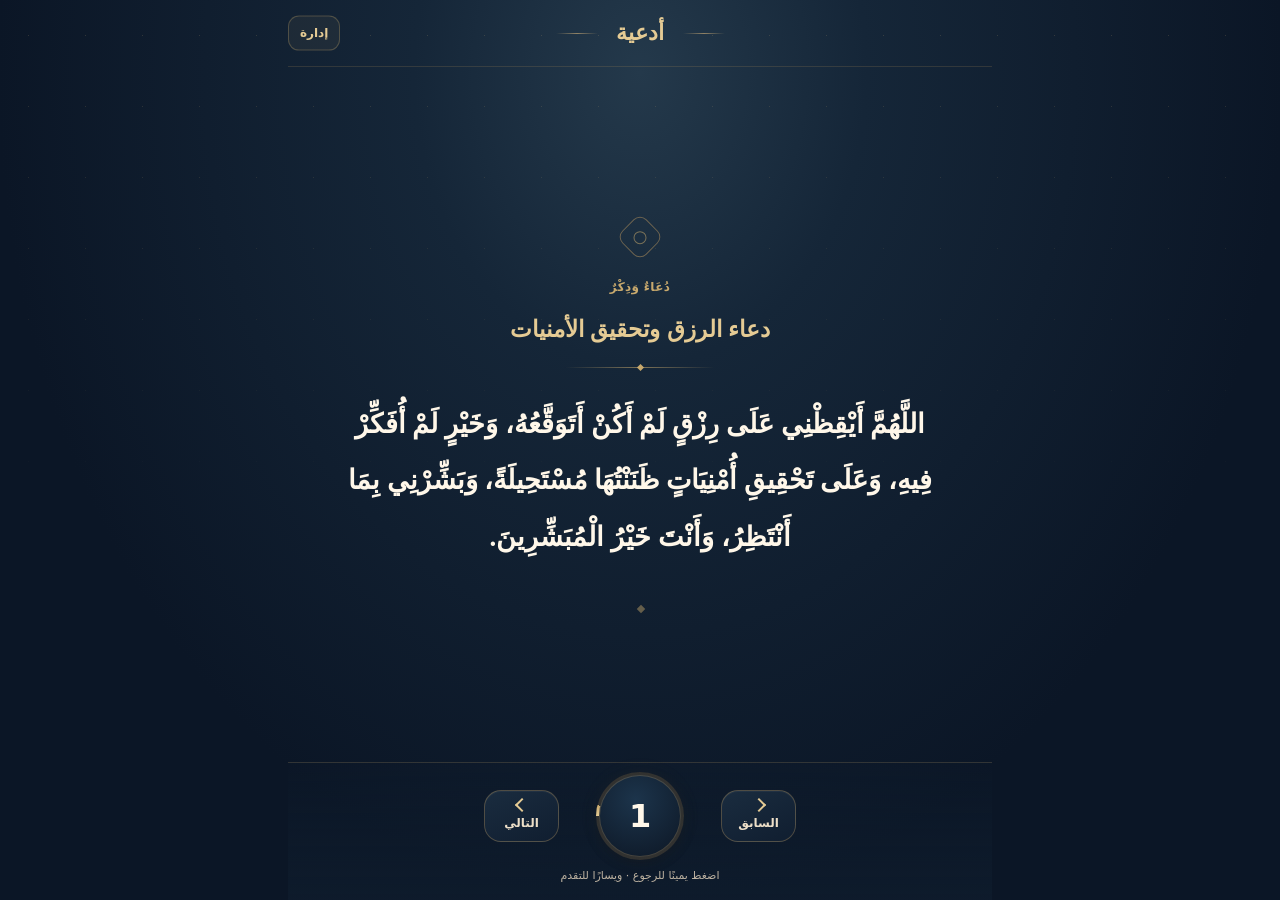
<file: index.html>
<!doctype html>
<html lang="ar" dir="rtl">
<head>
 <meta charset="utf-8"><meta name="viewport" content="width=device-width,initial-scale=1,viewport-fit=cover">
 <meta name="theme-color" content="#0b1626"><meta name="robots" content="noindex,nofollow,noarchive">
 <meta http-equiv="Content-Security-Policy" content="default-src 'self'; script-src 'self'; style-src 'self'; connect-src 'self'; img-src 'self' data:; object-src 'none'; base-uri 'self'; form-action 'none'">
 <meta name="apple-mobile-web-app-capable" content="yes"><meta name="apple-mobile-web-app-status-bar-style" content="black-translucent">
 <meta name="apple-mobile-web-app-title" content="أدعية"><meta name="description" content="أدعية وأذكار بتصميم أنيق وقراءة مريحة">
 <link rel="manifest" href="./manifest.webmanifest"><link rel="apple-touch-icon" href="./icon-192.png"><link rel="icon" href="./icon-192.png" type="image/png">
 <link rel="stylesheet" href="./style.css"><link rel="stylesheet" href="./reader-extra.css">
 <title>أدعية</title>
</head>
<body>
 <div class="ambient" aria-hidden="true"></div>
 <div class="app">
  <header class="top" aria-label="عنوان التطبيق">
   <span class="top-rule" aria-hidden="true"></span><span class="brand">أدعية</span><span class="top-rule" aria-hidden="true"></span>
   <a href="./dashboard.html" class="manage-link" aria-label="إدارة الأدعية">إدارة</a>
  </header>
  <main id="touchSurface" class="touch-surface" role="region" tabindex="0" aria-label="للسابق اضغط يمين الشاشة، وللتالي اضغط يسارها">
   <article class="dua-card" aria-live="polite">
    <div class="medallion" aria-hidden="true"><span></span></div><p class="eyebrow">دُعَاءٌ وَذِكْرٌ</p>
    <h1 id="duaTitle" class="dua-title">أدعية</h1><div class="rule" aria-hidden="true"><span></span></div>
    <p id="duaText" class="dua-text">جارٍ تحميل الأدعية…</p><p id="duaSource" class="dua-source"></p>
    <div class="end-flower" aria-hidden="true"><span></span></div>
   </article>
  </main>
  <footer class="footer" aria-label="التنقل بين الأدعية">
   <div class="footer-navigation">
    <button type="button" id="prevBtn" class="nav-control" aria-label="الدعاء السابق" disabled><span class="nav-arrow arrow-right" aria-hidden="true"></span><span>السابق</span></button>
    <div id="progressRing" class="progress-ring" role="progressbar" aria-label="التقدم في قراءة الأدعية" aria-valuemin="1" aria-valuemax="1" aria-valuenow="1"><div class="progress-inner"><span id="pageNumber" class="progress-number">1</span></div></div>
    <button type="button" id="nextBtn" class="nav-control" aria-label="الدعاء التالي" disabled><span class="nav-arrow arrow-left" aria-hidden="true"></span><span>التالي</span></button>
   </div>
   <p class="instruction">اضغط يمينًا للرجوع · ويسارًا للتقدم</p>
   <span id="counter" class="sr-only" aria-live="polite"></span>
  </footer>
 </div>
 <script src="./store.js"></script><script src="./app.js"></script>
</body>
</html>
</file>
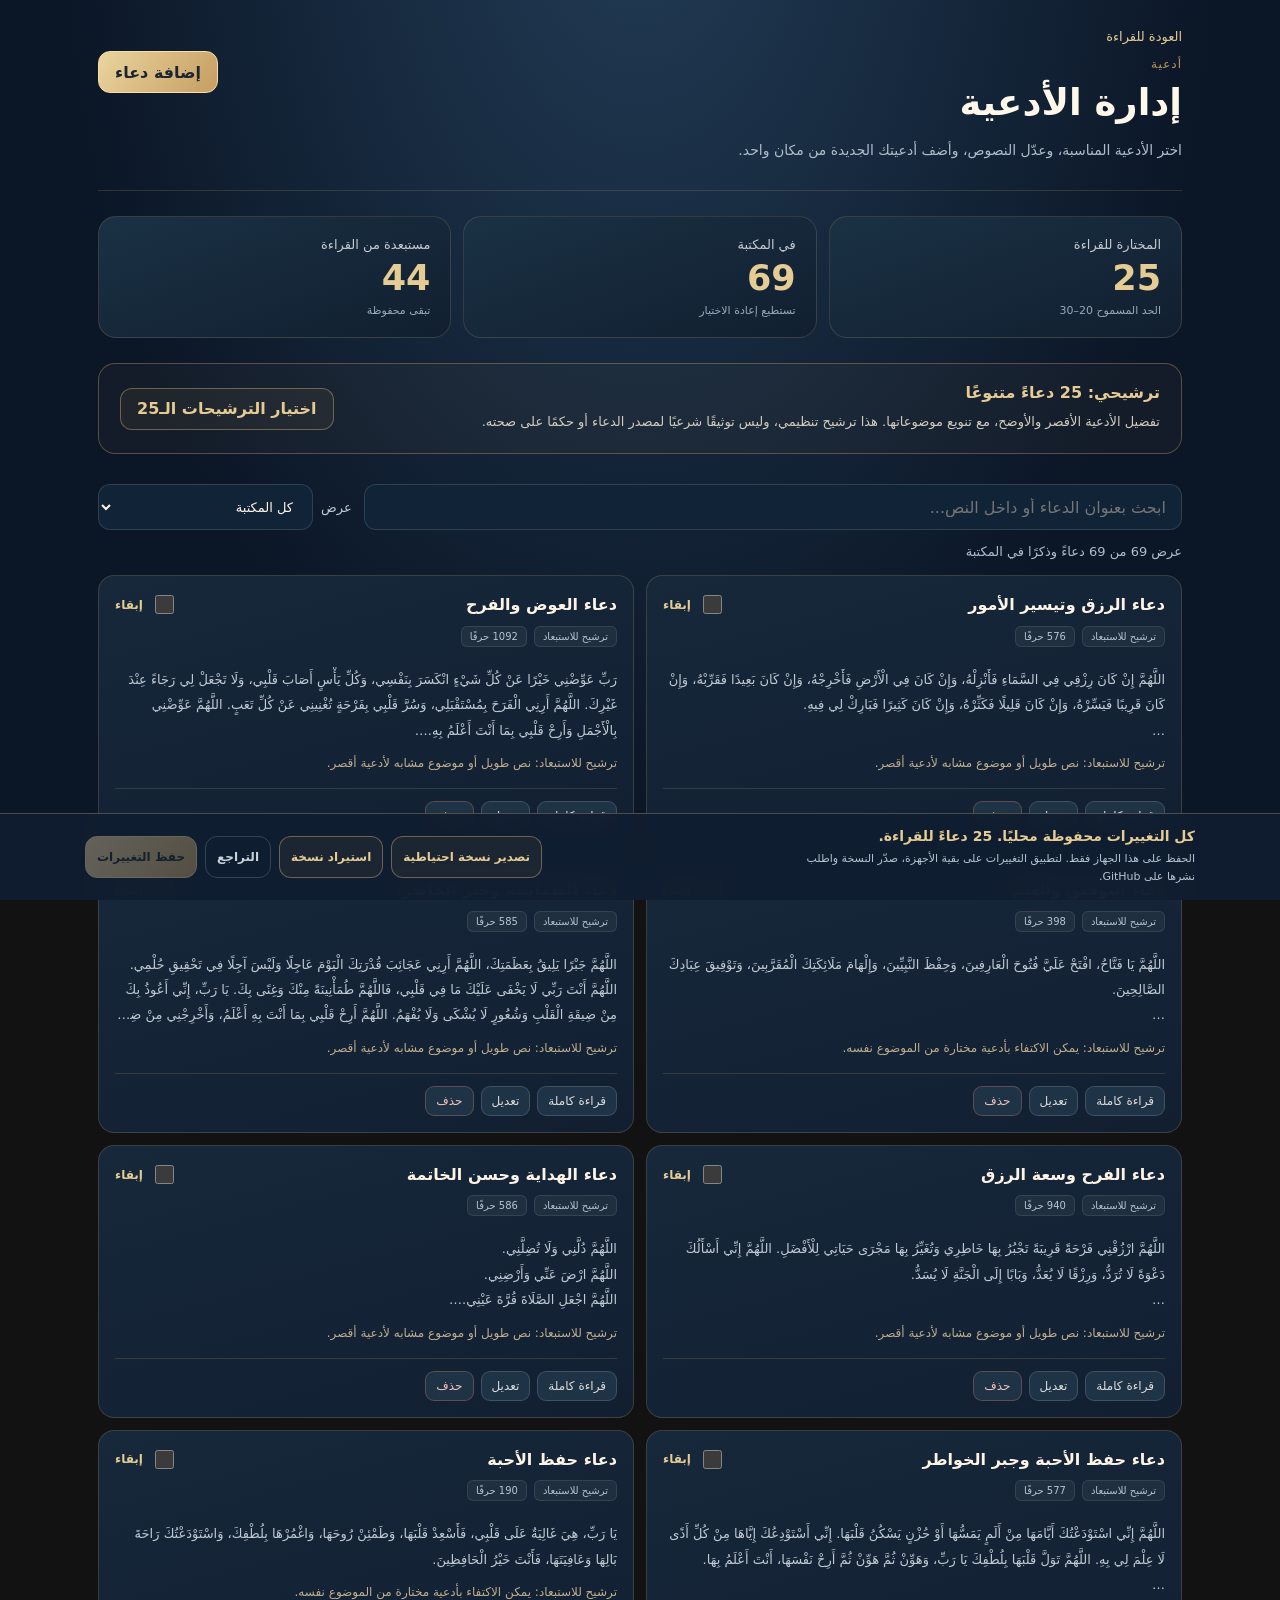
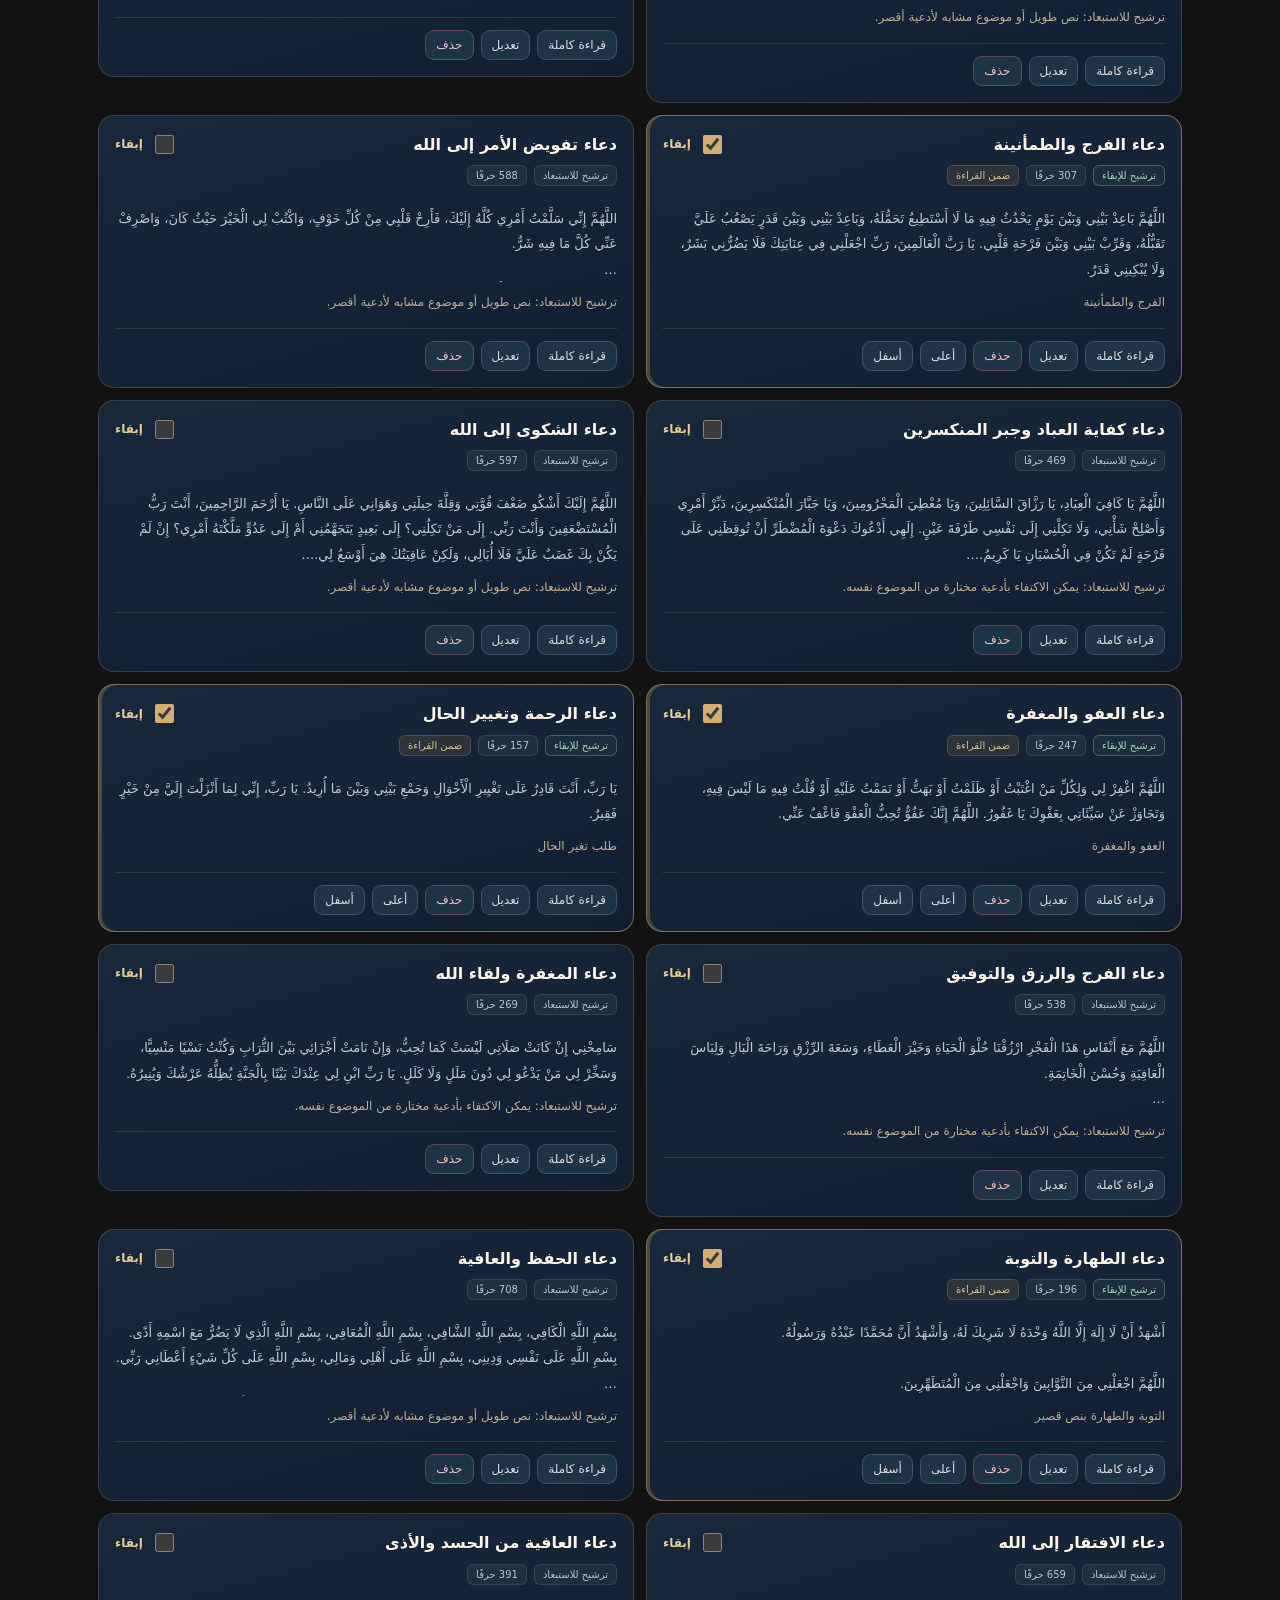
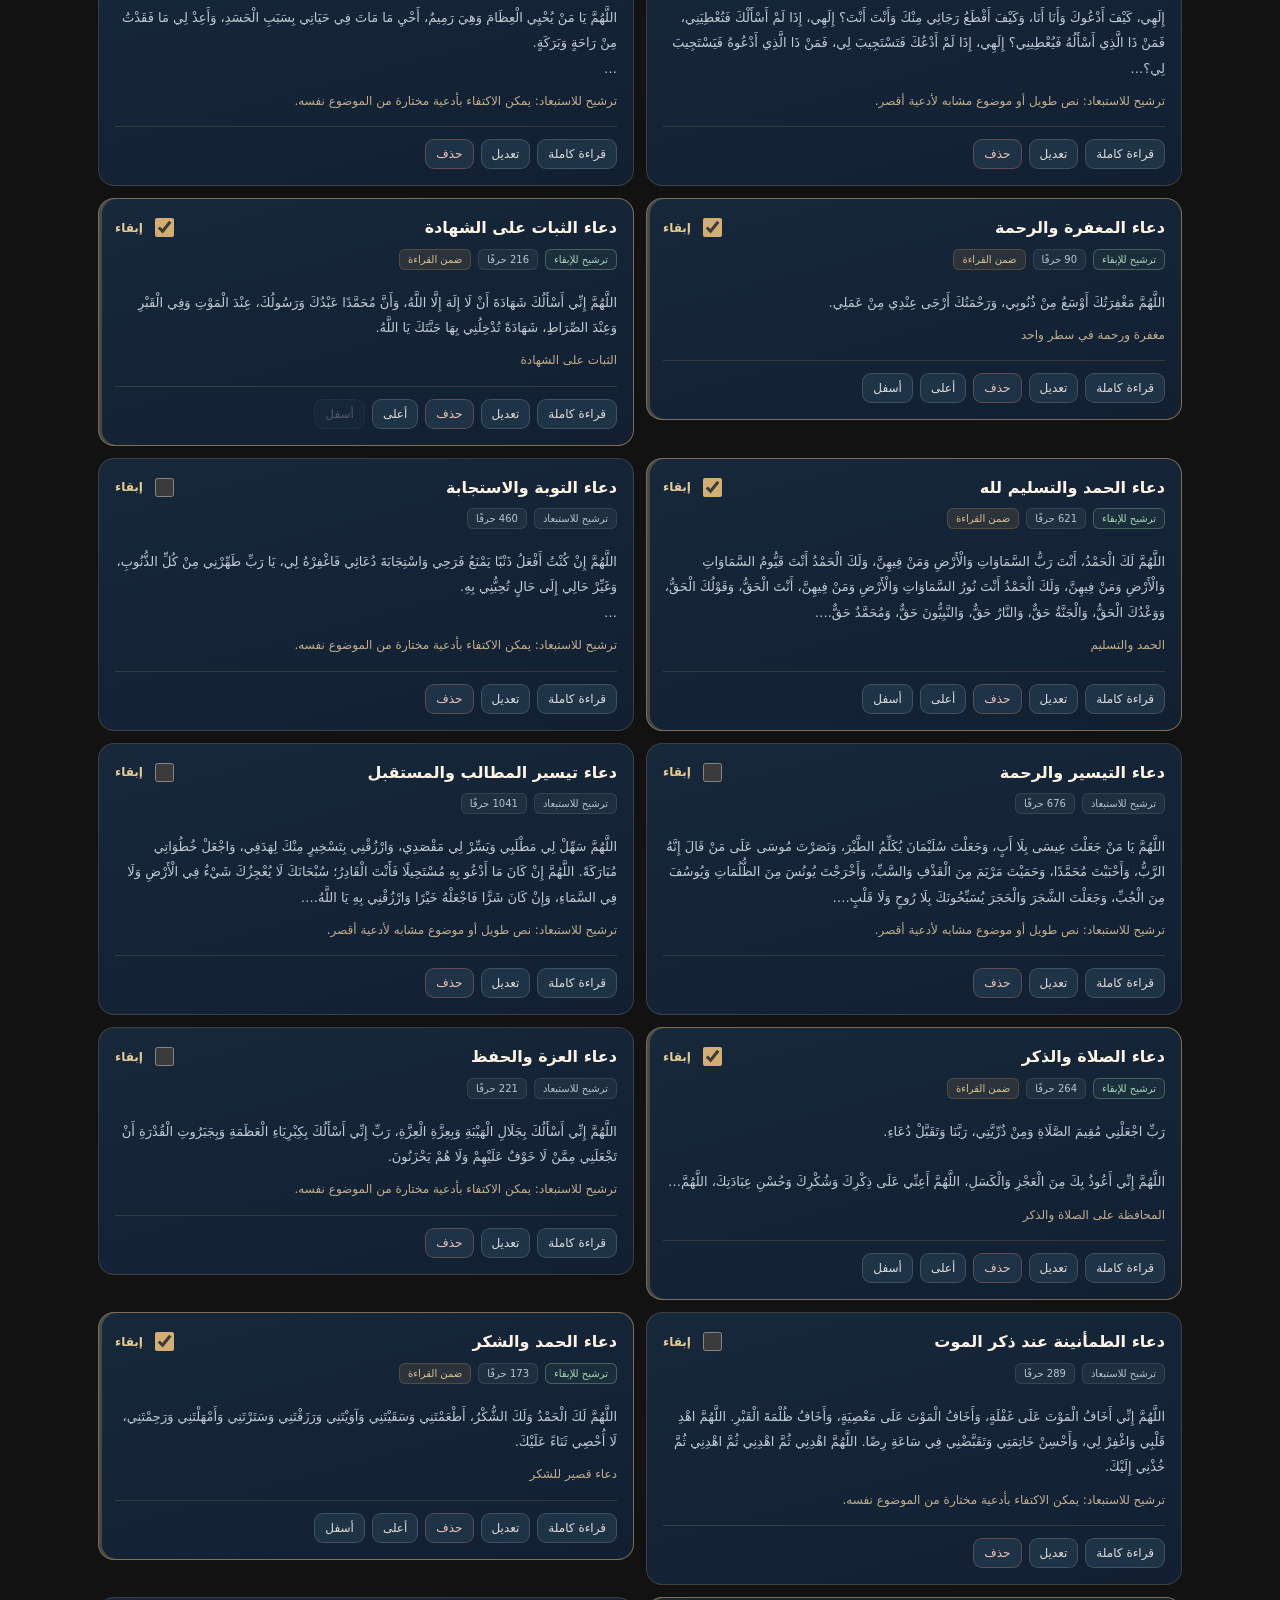
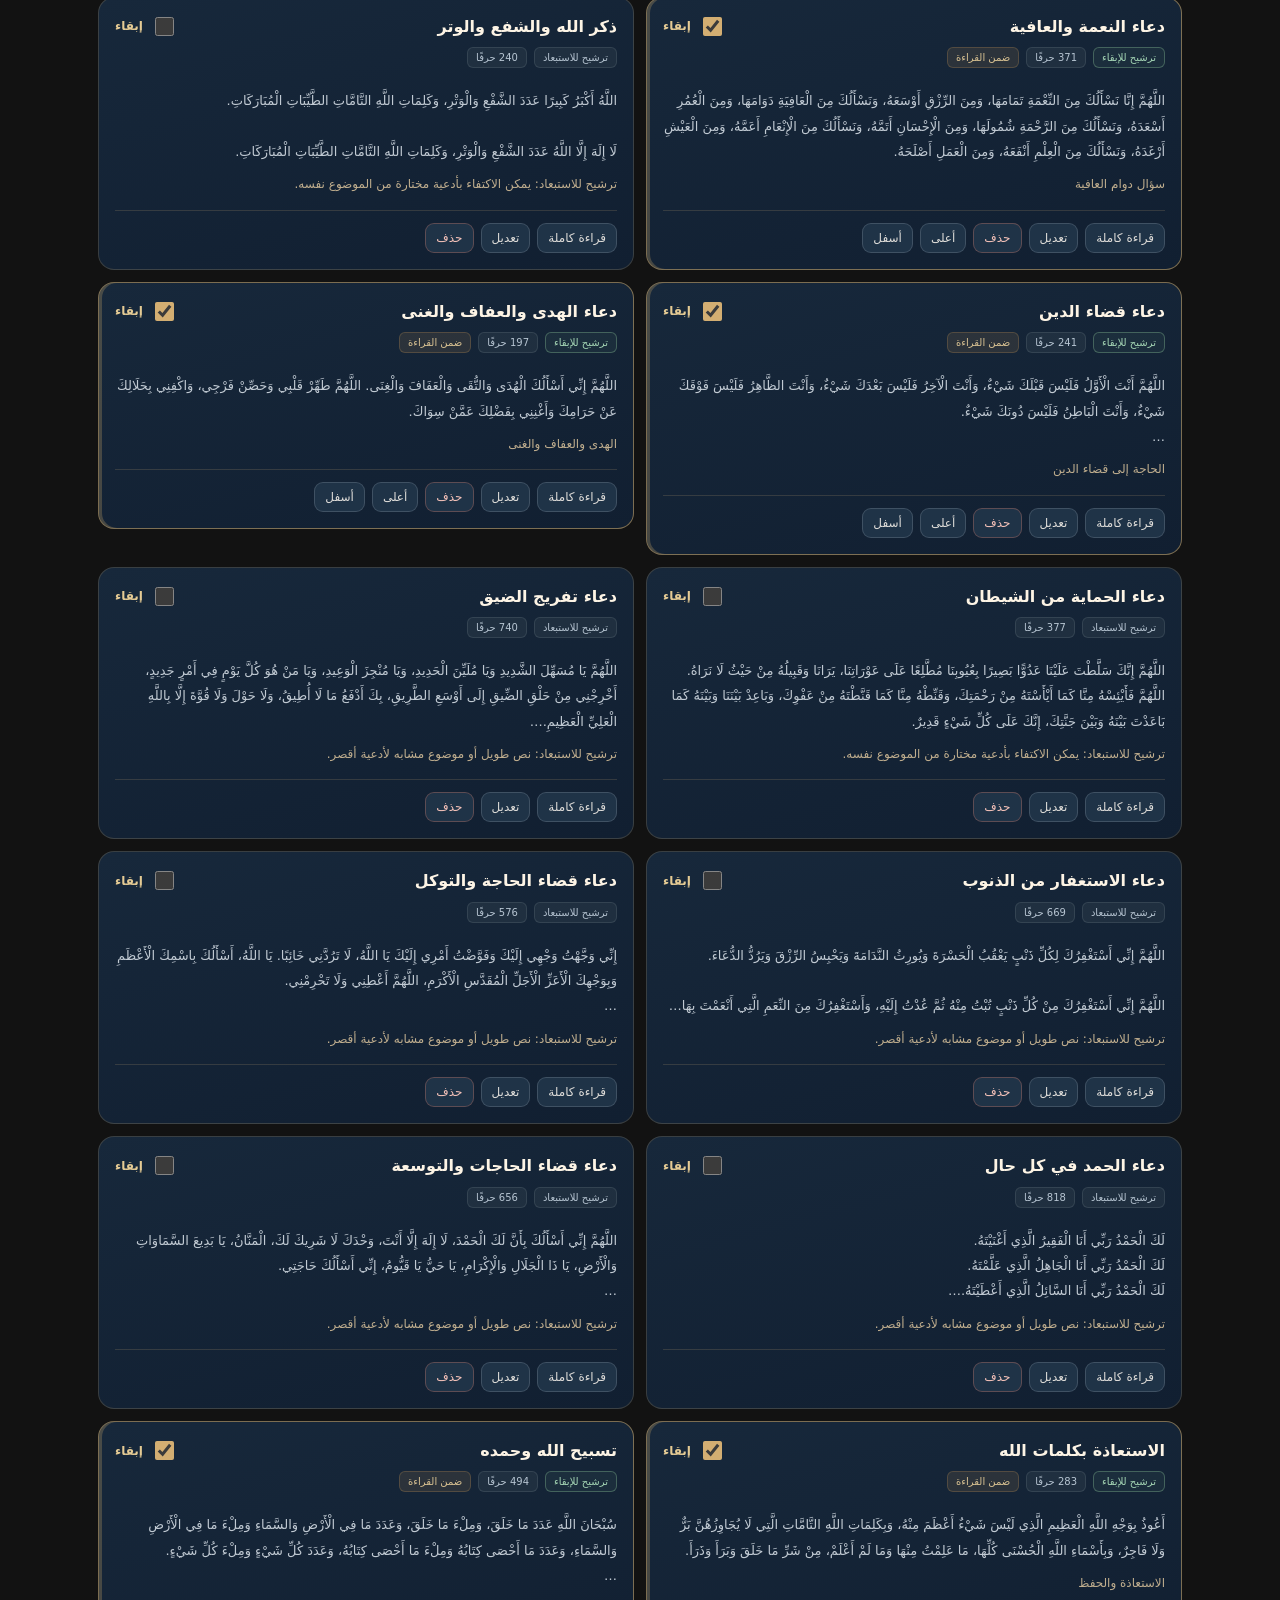
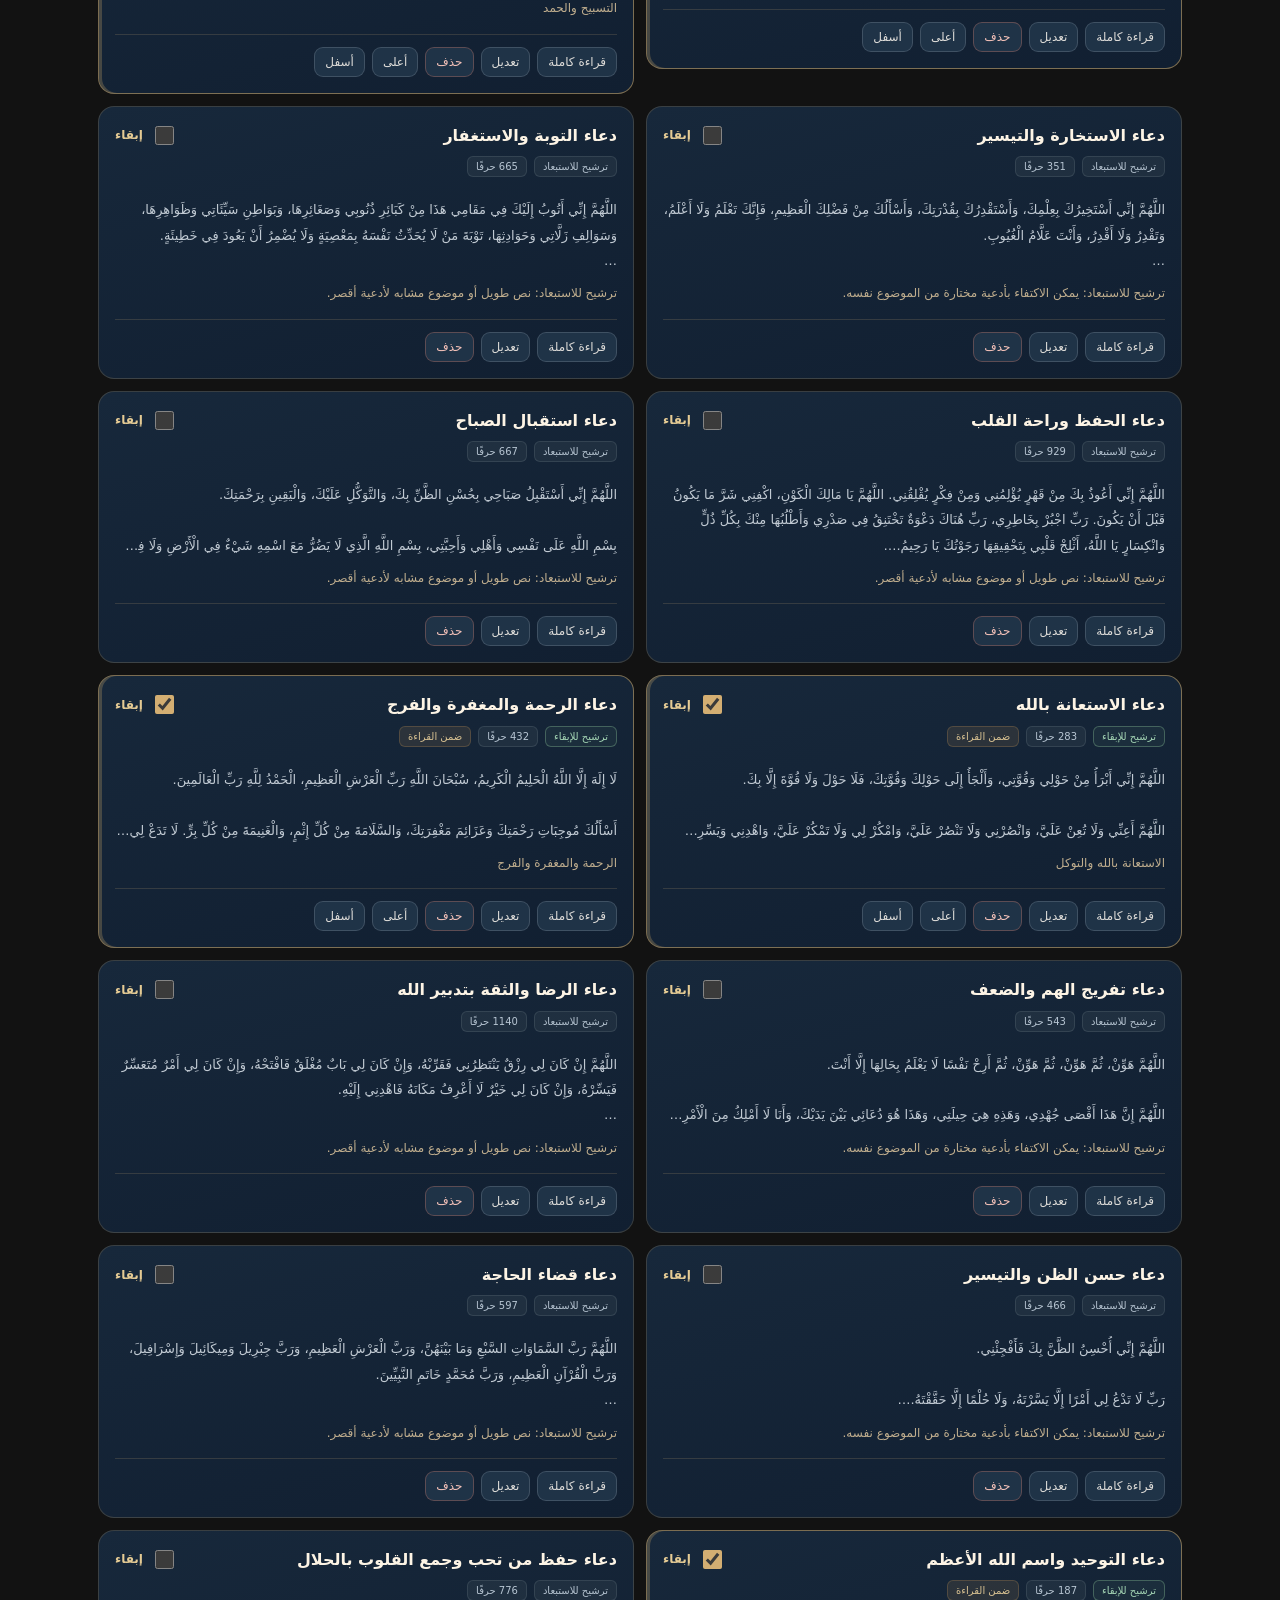
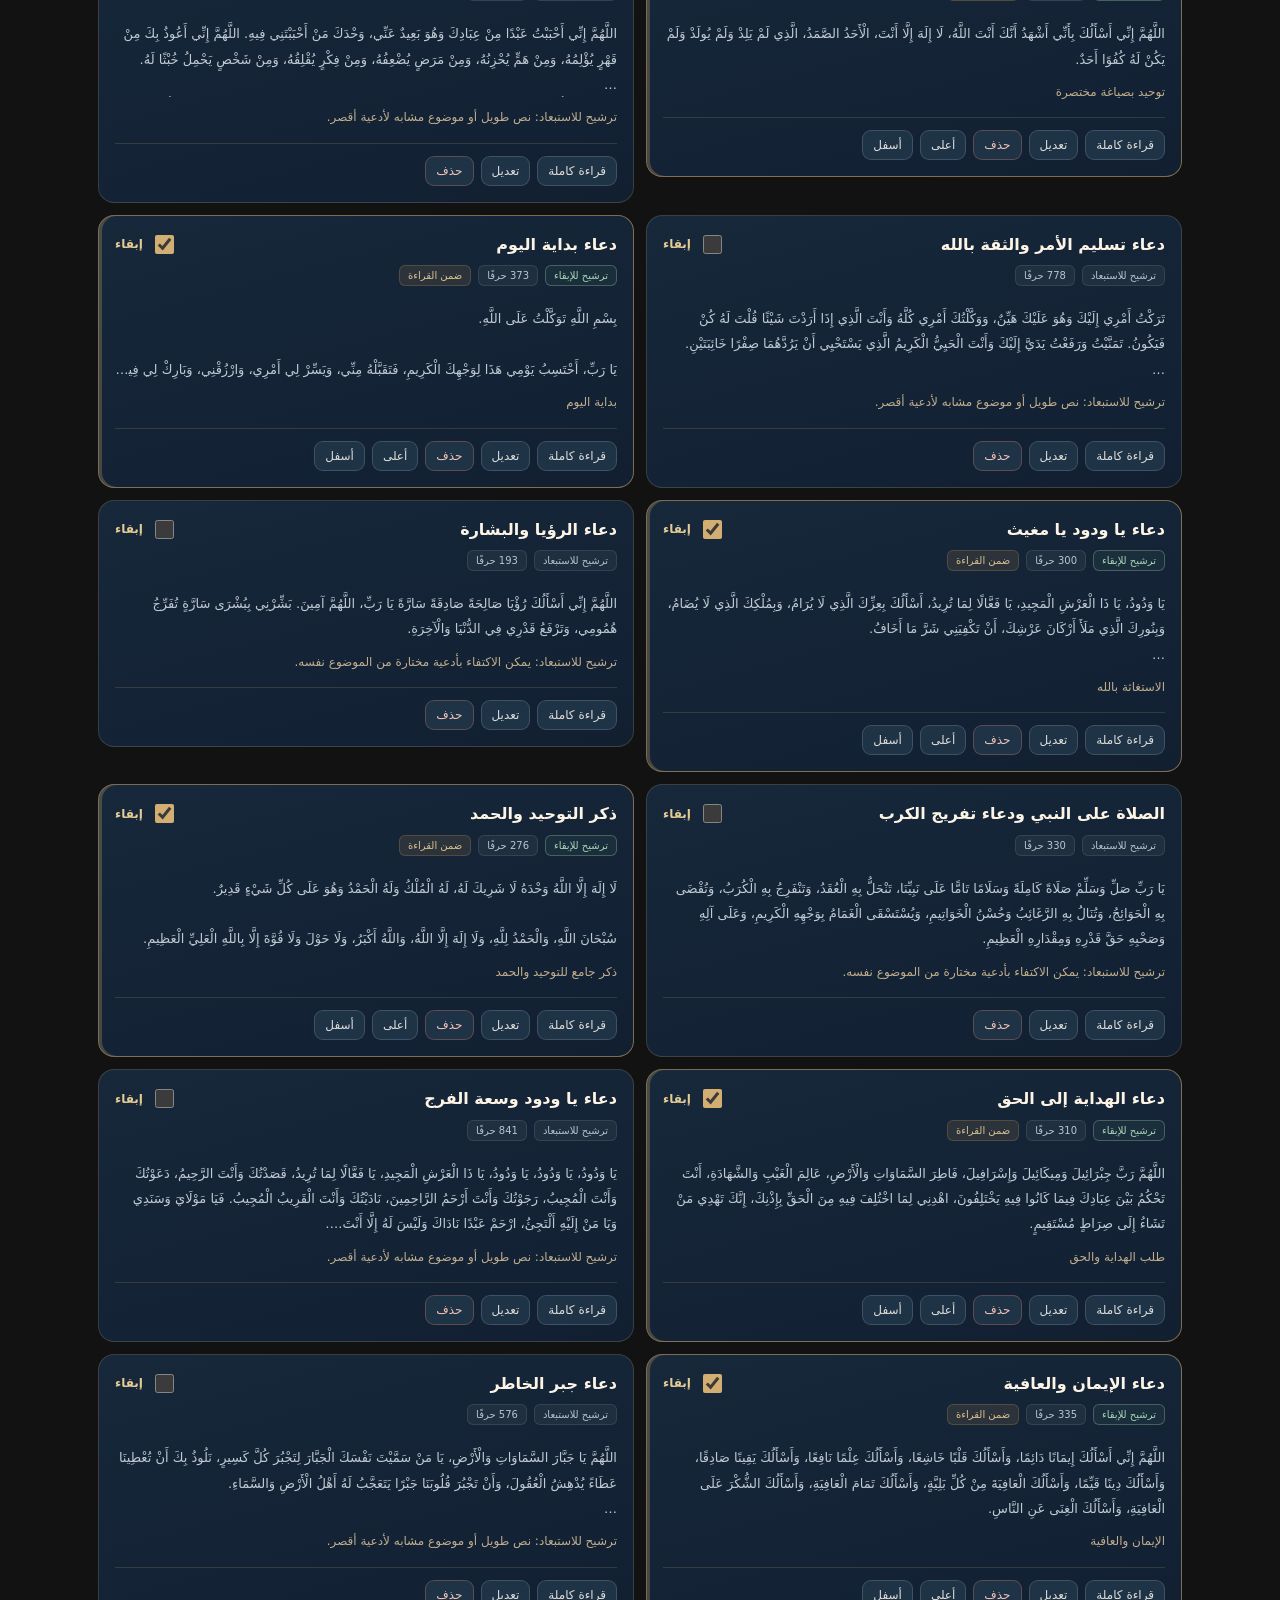
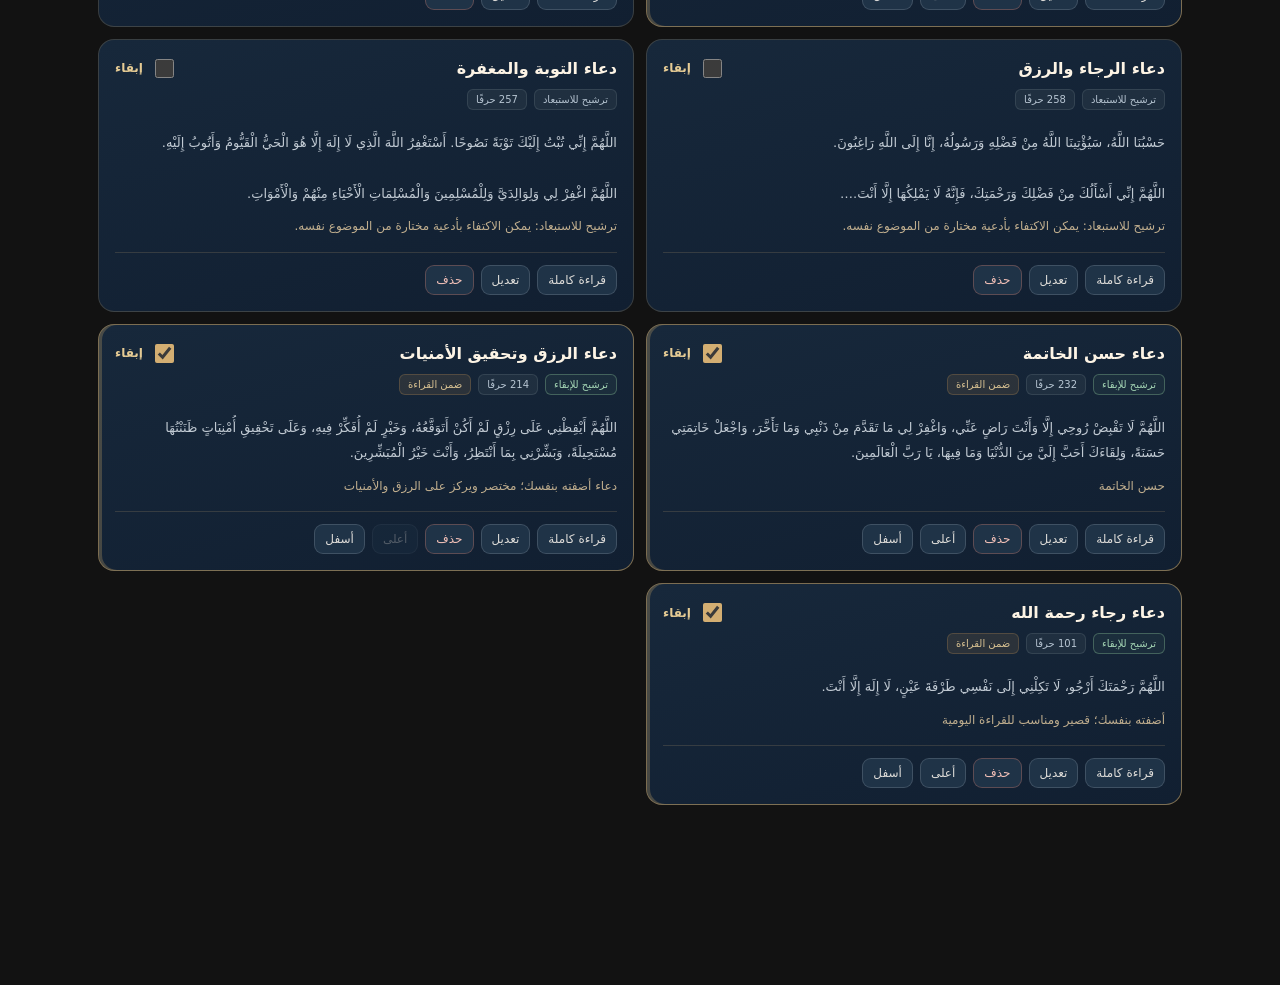
<file: dashboard.html>
<!doctype html>
<html lang="ar" dir="rtl">
<head>
 <meta charset="utf-8">
 <meta name="viewport" content="width=device-width,initial-scale=1,viewport-fit=cover">
 <meta name="theme-color" content="#0b1626">
 <meta name="robots" content="noindex,nofollow,noarchive">
 <meta name="description" content="إدارة الأدعية الشخصية ومراجعة القائمة المختارة">
 <link rel="stylesheet" href="./dashboard.css">
 <link rel="icon" href="./icon-192.png" type="image/png">
 <title>إدارة الأدعية | أدعية</title>
</head>
<body>
 <div class="shell">
  <header class="topbar">
   <div><a class="back" href="./">العودة للقراءة</a><p class="eyebrow">أدعية</p><h1>إدارة الأدعية</h1><p class="lede">اختر الأدعية المناسبة، وعدّل النصوص، وأضف أدعيتك الجديدة من مكان واحد.</p></div>
   <button class="gold-button" id="addBtn" type="button">إضافة دعاء</button>
  </header>
  <section class="overview" aria-label="ملخص المكتبة">
    <div class="stat"><span>المختارة للقراءة</span><strong id="selectedCount">25</strong><small>الحد المسموح 20–30</small></div>
    <div class="stat"><span>في المكتبة</span><strong id="libraryCount">69</strong><small>تستطيع إعادة الاختيار</small></div>
    <div class="stat"><span>مستبعدة من القراءة</span><strong id="archiveCount">44</strong><small>تبقى محفوظة</small></div>
  </section>
  <section class="advice" aria-label="ملاحظات مهمة">
    <div><strong>ترشيحي: 25 دعاءً متنوعًا</strong><p>تفضيل الأدعية الأقصر والأوضح، مع تنويع موضوعاتها. هذا ترشيح تنظيمي، وليس توثيقًا شرعيًا لمصدر الدعاء أو حكمًا على صحته.</p></div>
    <button type="button" class="outline-button" id="recommendBtn">اختيار الترشيحات الـ25</button>
  </section>
  <div class="toolbar">
    <label class="search"><span class="sr-only">البحث عن دعاء</span><input id="searchInput" type="search" placeholder="ابحث بعنوان الدعاء أو داخل النص..." autocomplete="off"></label>
    <label class="filter-label">عرض
    <select id="filterSelect"><option value="all">كل المكتبة</option><option value="active">المختارة للقراءة</option><option value="archive">غير المختارة</option><option value="deleted">المحذوفة</option><option value="recommended">المقترحة للإبقاء</option></select></label>
  </div>
  <p class="list-heading" id="resultsLine" aria-live="polite">جاري تحميل المكتبة...</p>
  <section id="entries" class="entries" aria-label="قائمة الأدعية"></section>
  <footer class="actions">
   <div class="actions-text"><strong id="statusText">تعديلاتك لم تُحفظ بعد</strong><span>الحفظ على هذا الجهاز فقط. لتطبيق التغييرات على بقية الأجهزة، صدّر النسخة واطلب نشرها على GitHub.</span></div>
   <div class="action-buttons">
     <button id="downloadBtn" class="outline-button" type="button">تصدير نسخة احتياطية</button>
     <label class="outline-button import-label" for="importInput">استيراد نسخة<input id="importInput" type="file" accept="application/json,.json" hidden></label>
     <button id="resetBtn" class="ghost-button" type="button">التراجع</button>
     <button id="saveBtn" class="gold-button" type="button">حفظ التغييرات</button>
   </div>
  </footer>
 </div>
 <dialog id="editor" class="editor-dialog" aria-labelledby="editorHeading">
  <form id="editorForm">
    <header><h2 id="editorHeading">إضافة دعاء</h2><button class="close-editor" id="closeEditor" type="button" aria-label="إغلاق">×</button></header>
    <label>عنوان الدعاء<input id="editTitle" maxlength="140" required placeholder="مثال: دعاء الفرج"></label>
    <label>نص الدعاء<textarea id="editText" rows="9" maxlength="20000" required placeholder="اكتب الدعاء هنا دون رموز تعبيرية"></textarea></label>
    <p class="form-hint" id="editorHint">سيبقى النص محفوظًا على جهازك ويمكن تصديره.</p>
    <div class="form-actions"><button type="button" class="outline-button" id="cancelEditor">إلغاء</button><button type="submit" class="gold-button">حفظ الدعاء</button></div>
  </form>
 </dialog>
 <script src="./store.js"></script><script src="./dashboard.js"></script>
</body>
</html>
</file>
<file: style.css>
:root{
  color-scheme:dark;
  --bg:#0b1626;--bg2:#122438;--gold:#c8a96d;--gold2:#e5cb94;
  --ivory:#fff7e9;--muted:#c9bfad;--dua-size:clamp(25px,5.1vw,31px)
}
*{box-sizing:border-box}
html,body{height:100%;margin:0}
body{font-family:"Geeza Pro","Noto Naskh Arabic",Tahoma,serif;background:var(--bg);color:var(--ivory);-webkit-font-smoothing:antialiased}
.ambient{position:fixed;inset:0;pointer-events:none;background:radial-gradient(ellipse at 50% 8%,#24394b 0%,#152638 25%,#0b1626 71%);z-index:-1}
.ambient:after{content:"";position:absolute;inset:0;opacity:.19;background-image:radial-gradient(#d2b378 .5px,transparent .7px);background-size:57px 71px;-webkit-mask-image:linear-gradient(to bottom,#000,transparent 60%);mask-image:linear-gradient(to bottom,#000,transparent 60%)}
.app{
  height:100dvh;min-height:100vh;display:grid;
  grid-template-rows:auto minmax(0,1fr) auto;grid-template-columns:minmax(0,1fr);
  max-width:740px;width:100%;margin:auto;
  padding:env(safe-area-inset-top) max(18px,env(safe-area-inset-right)) env(safe-area-inset-bottom) max(18px,env(safe-area-inset-left))
}
.top{
  height:67px;min-height:67px;display:flex;align-items:center;justify-content:center;gap:18px;
  border-bottom:1px solid #ab895536
}
.brand{color:var(--gold2);font:800 22px/1.6 "Geeza Pro","Noto Naskh Arabic",Tahoma,sans-serif;letter-spacing:.2px}
.top-rule{display:block;width:42px;height:1px;background:linear-gradient(90deg,transparent,#caab76a8,transparent)}
.touch-surface{
  min-width:0;min-height:0;overflow-y:auto;overflow-x:hidden;overscroll-behavior:contain;
  scrollbar-width:thin;scrollbar-color:#93784b transparent;touch-action:pan-y;cursor:pointer
}
.touch-surface:focus-visible,.nav-control:focus-visible{outline:2px solid var(--gold);outline-offset:-4px}
.dua-card{
  min-width:0;width:100%;max-width:100%;min-height:100%;padding:clamp(24px,5vh,50px) 8px 36px;
  display:flex;flex-direction:column;justify-content:center;align-items:center;gap:17px;text-align:center
}
.medallion{height:34px;width:34px;display:grid;place-items:center;border:1px solid #b4935f88;transform:rotate(45deg);border-radius:9px;margin:0 0 9px}
.medallion span{width:13px;height:13px;border:1px solid #c9a96b8c;border-radius:50%}
.eyebrow{font:700 12px system-ui,sans-serif;color:var(--gold);letter-spacing:.35px;margin:0}
.dua-title{font:700 clamp(17px,3.6vw,23px)/1.65 "Geeza Pro","Noto Naskh Arabic",Tahoma,sans-serif;color:var(--gold2);margin:0}
.rule{width:150px;height:1px;background:linear-gradient(90deg,transparent,#c8a96d99,transparent);position:relative;margin:1px 0}
.rule span{height:5px;width:5px;position:absolute;top:-2px;left:calc(50% - 2px);background:var(--gold);transform:rotate(45deg)}
.dua-text{
  min-width:0;width:100%;max-width:620px;font-size:var(--dua-size);font-weight:800;line-height:2.08;
  color:var(--ivory);margin:10px 0 6px;white-space:pre-wrap;overflow-wrap:anywhere;hyphens:none;direction:rtl
}
.dua-source{color:var(--gold2);font-size:14px;font-weight:600;margin:4px 0 0;line-height:1.8}
.dua-source:empty{display:none}
.end-flower{width:38px;height:18px;position:relative;margin-top:12px}
.end-flower:after{content:"";position:absolute;left:17px;top:6px;width:6px;height:6px;background:#c9a96b75;transform:rotate(45deg)}
.footer{
  min-height:138px;padding:8px 2px 13px;display:flex;flex-direction:column;align-items:center;
  justify-content:center;gap:7px;border-top:1px solid #a789573b;
  background:linear-gradient(180deg,rgba(16,30,46,.13),rgba(17,32,49,.52))
}
.footer-navigation{
  width:100%;max-width:380px;display:grid;grid-template-columns:minmax(0,1fr) 94px minmax(0,1fr);
  align-items:center;justify-items:center;direction:rtl
}
.nav-control{
  appearance:none;border:1px solid #bb9a635c;background:linear-gradient(155deg,#1a2c3f,#101e30);
  color:#eddfc8;min-width:75px;min-height:52px;border-radius:17px;padding:8px 12px;
  display:flex;flex-direction:column;align-items:center;justify-content:center;gap:5px;
  font:700 12px/1.4 system-ui,"Geeza Pro",sans-serif;cursor:pointer;touch-action:manipulation;
  transition:background-color .16s,border-color .16s,transform .16s;box-shadow:inset 0 1px 0 #ffffff0b
}
.nav-control:active:not(:disabled){transform:scale(.97);background:#253b52;border-color:var(--gold2)}
.nav-control:disabled{opacity:.38;cursor:default}
.nav-arrow{
  display:block;width:10px;height:10px;border-top:2px solid var(--gold2);border-left:2px solid var(--gold2)
}
.arrow-right{transform:rotate(135deg)}
.arrow-left{transform:rotate(-45deg)}
.progress-ring{
  --progress:0%;width:88px;height:88px;border-radius:50%;padding:3px;position:relative;
  background:conic-gradient(from -90deg,var(--gold2) 0%,var(--gold) var(--progress),#68553866 var(--progress),#68553866 100%);
  box-shadow:0 0 20px #c8a96d11,0 4px 12px #00000035
}
.progress-inner{
  width:100%;height:100%;border-radius:50%;background:radial-gradient(circle at 45% 30%,#1c344b,#101d2d 77%);
  display:flex;align-items:center;justify-content:center;
  box-shadow:inset 0 0 0 1px #d0a96a44
}
.progress-number{font:700 32px/1 system-ui,sans-serif;color:var(--ivory);font-variant-numeric:tabular-nums;direction:ltr}
.instruction{font:500 11px/1.7 system-ui,"Geeza Pro",sans-serif;color:#bdb2a1;text-align:center;margin:0}
.sr-only{position:absolute!important;width:1px;height:1px;padding:0;margin:-1px;overflow:hidden;clip:rect(0,0,0,0);white-space:nowrap;border:0}
@media(min-width:600px){.dua-card{padding-left:45px;padding-right:45px}}
@media(max-width:365px){.nav-control{min-width:64px;padding:6px}.footer-navigation{grid-template-columns:minmax(0,1fr) 88px minmax(0,1fr)}.progress-ring{width:82px;height:82px}.instruction{font-size:10px}}
@media(prefers-reduced-motion:reduce){*{animation:none!important;transition:none!important}}
</file>
<file: reader-extra.css>
.top{position:relative}
.manage-link{position:absolute;inset-inline-end:0;top:50%;transform:translateY(-50%);display:inline-flex;align-items:center;justify-content:center;padding:8px 11px;color:#e5cb94;background:#c8a96d12;border:1px solid #c8a96d4a;border-radius:11px;text-decoration:none;font:700 12px/1.4 system-ui,"Geeza Pro",sans-serif}
.manage-link:focus-visible{outline:2px solid #e5cb94;outline-offset:2px}
@media(max-width:365px){.manage-link{font-size:11px;padding:7px 8px}}
</file>
<file: dashboard.css>
:root{color-scheme:dark;--bg:#0b1626;--panel:#16273a;--panel2:#1b3046;--gold:#e5cb94;--goldDeep:#bd965a;--cream:#fff7e9;--quiet:#aebdca;--line:#b89a6e35;--good:#a7d9b7;--warning:#f1c389}
*{box-sizing:border-box}html,body{margin:0;min-height:100%}body{font-family:system-ui,"Geeza Pro",Tahoma,sans-serif;background:radial-gradient(ellipse at 50% -15%,#223c56,#0b1626 65%) fixed;color:var(--cream);direction:rtl}button,input,textarea,select{font:inherit}button{cursor:pointer}button:disabled{opacity:.38;cursor:not-allowed}.shell{max-width:1180px;margin:auto;padding:26px clamp(15px,4vw,48px) 180px}.topbar{display:flex;justify-content:space-between;align-items:flex-start;gap:14px;padding-bottom:27px;border-bottom:1px solid var(--line)}.back{display:inline-block;color:var(--gold);font-size:13px;text-decoration:none;margin-bottom:13px}.back:hover{text-decoration:underline}.eyebrow{font-size:12px;letter-spacing:1px;color:var(--goldDeep);margin:0 0 7px}.topbar h1{font-size:clamp(25px,4vw,37px);line-height:1.35;margin:0;color:var(--cream)}.lede{margin:10px 0 0;color:var(--quiet);font-size:14px;line-height:1.8}.gold-button,.outline-button,.ghost-button{border-radius:12px;min-height:42px;padding:10px 16px;font-weight:750;transition:transform .12s,background-color .15s;white-space:nowrap}.gold-button{color:#1b2630;background:linear-gradient(125deg,#ead49f,#c69e61);border:1px solid #f6ddab}.outline-button{color:var(--gold);background:#d3ad6910;border:1px solid #c7a16f7c}.ghost-button{color:#cbd3dd;background:transparent;border:1px solid #7d8b9b55}.gold-button:active,.outline-button:active{transform:scale(.98)}.topbar>.gold-button{margin-top:25px}.overview{display:grid;grid-template-columns:repeat(3,minmax(0,1fr));gap:12px;margin:25px 0}.stat{border:1px solid var(--line);border-radius:18px;background:linear-gradient(160deg,#1a3144,#111f30);padding:20px;display:flex;flex-direction:column;gap:5px}.stat>span{font-size:13px;color:#c4cbd1}.stat strong{font-size:35px;line-height:1.2;color:var(--gold);font-variant-numeric:tabular-nums}.stat small{font-size:11px;color:#97aabd}.advice{border:1px solid #b9945b6b;background:#c5a2630b;border-radius:17px;padding:19px 21px;display:flex;align-items:center;justify-content:space-between;gap:20px}.advice strong{font-size:16px;color:var(--gold)}.advice p{font-size:13px;color:#d2ccbf;line-height:1.95;margin:7px 0 0}.toolbar{display:flex;align-items:center;gap:12px;margin:30px 0 10px}.search{flex:1}.search input,.filter-label select,.editor-dialog input,.editor-dialog textarea{width:100%;color:var(--cream);background:#112337;border:1px solid #7f8c9945;border-radius:12px;outline:none;padding:12px 15px;min-height:46px}.search input:focus,.filter-label select:focus,.editor-dialog input:focus,.editor-dialog textarea:focus{border-color:var(--goldDeep);box-shadow:0 0 0 3px #caa06421}.filter-label{display:flex;align-items:center;gap:8px;color:#bfc9d3;font-size:13px}.filter-label select{width:215px}.list-heading{font-size:13px;color:var(--quiet);margin:14px 0 16px}.entries{display:grid;grid-template-columns:repeat(2,minmax(0,1fr));align-items:start;gap:12px}.entry{background:linear-gradient(165deg,#17283b,#111f31);border:1px solid #b29c6c3d;border-radius:16px;padding:16px;min-width:0}.entry.active{border-color:#d1ab6a8c;box-shadow:inset 3px 0 0 #d1ab6a44}.entry.deleted{opacity:.65}.entry-head{display:flex;align-items:flex-start;gap:12px}.entry-main{flex:1;min-width:0}.entry h3{font-size:16px;margin:0 0 7px;line-height:1.65;color:#fdf4e5;overflow-wrap:anywhere}.entry-meta{display:flex;flex-wrap:wrap;gap:7px;margin-bottom:8px}.tag{font-size:10px;color:#d9c292;background:#b78b5224;border-radius:6px;padding:4px 8px;border:1px solid #b78b5247}.tag.secondary{background:#8c9b9e18;color:#b7c5d2;border-color:#8c9b9e30}.tag.positive{color:var(--good);border-color:#93cb9c55;background:#93cb9c10}.entry-excerpt{font-size:13px;color:#c1cad3;line-height:1.95;margin:12px 0 10px;white-space:pre-line;overflow-wrap:anywhere;display:-webkit-box;-webkit-box-orient:vertical;-webkit-line-clamp:3;line-clamp:3;overflow:hidden}.entry-excerpt.expanded{display:block}.recommend-note{color:#c0ae8e;font-size:12px;line-height:1.7;margin:10px 0}.entry-controls{border-top:1px solid var(--line);margin-top:15px;padding-top:12px;display:flex;align-items:center;gap:7px;flex-wrap:wrap}.small-btn{border:1px solid #8d9baa4a;background:#1f3347;color:#dfddd9;padding:7px 10px;border-radius:9px;font-size:12px}.small-btn.danger{color:#f3c1b8;border-color:#c979695c}.small-btn:disabled{opacity:.3}.keep-box{display:inline-flex;align-items:center;gap:8px;font-size:12px;color:var(--gold);font-weight:700;cursor:pointer;user-select:none}.keep-box input{accent-color:#d3ae72;width:19px;height:19px;cursor:pointer}.actions{position:fixed;bottom:0;left:0;right:0;max-height:35vh;overflow-y:auto;background:#101e30f5;border-top:1px solid #c49e625e;backdrop-filter:blur(12px);padding:14px max(20px,calc((100vw - 1110px)/2));display:flex;align-items:center;justify-content:space-between;gap:20px;z-index:5}.actions-text{display:flex;flex-direction:column;gap:6px;max-width:400px}.actions-text strong{font-size:14px;color:var(--gold)}.actions-text span{font-size:11px;line-height:1.65;color:#b6c4d0}.action-buttons{display:flex;justify-content:flex-end;gap:8px;flex-wrap:wrap}.actions .gold-button,.actions .outline-button,.actions .ghost-button{font-size:12px;padding:9px 11px}.import-label{display:inline-flex;align-items:center;cursor:pointer}.sr-only{position:absolute!important;height:1px;width:1px;overflow:hidden;clip:rect(0,0,0,0);white-space:nowrap}.editor-dialog{width:min(95vw,640px);max-height:90vh;overflow-y:auto;padding:25px;color:var(--cream);background:#14283d;border:1px solid #bda36d88;border-radius:19px;box-shadow:0 18px 60px #000a;direction:rtl}.editor-dialog::backdrop{background:#040c18b8}.editor-dialog form{display:flex;flex-direction:column;gap:16px}.editor-dialog header{display:flex;align-items:center;justify-content:space-between}.editor-dialog h2{margin:0;font-size:23px}.close-editor{border:0;background:transparent;color:#e4cb97;font-size:27px}.editor-dialog label{display:flex;flex-direction:column;gap:8px;font-weight:600;color:#e8dec9;font-size:14px}.editor-dialog textarea{resize:vertical;min-height:190px;line-height:1.9}.form-hint{color:#c4bcc0;font-size:12px;line-height:1.7;margin:0}.form-actions{display:flex;justify-content:flex-end;gap:10px}
@media(max-width:750px){.entries{grid-template-columns:1fr}.toolbar{flex-direction:column;align-items:stretch}.filter-label select{width:100%}.filter-label{display:flex}.filter-label select{flex:1}.actions{flex-direction:column;align-items:stretch;gap:11px}.action-buttons{justify-content:center}.actions-text{text-align:center;max-width:none}}
@media(max-width:450px){.topbar{align-items:stretch}.topbar>.gold-button{font-size:12px;padding:8px 12px}.overview{gap:7px}.stat{padding:12px 10px;border-radius:13px}.stat strong{font-size:27px}.stat>span{font-size:11px}.stat small{font-size:10px}.advice{flex-direction:column;align-items:stretch}.advice>.outline-button{align-self:flex-start}.shell{padding-bottom:max(280px,40vh)}.actions{max-height:38vh}.action-buttons>*{flex:1;text-align:center}.editor-dialog{padding:16px}}
</file>
